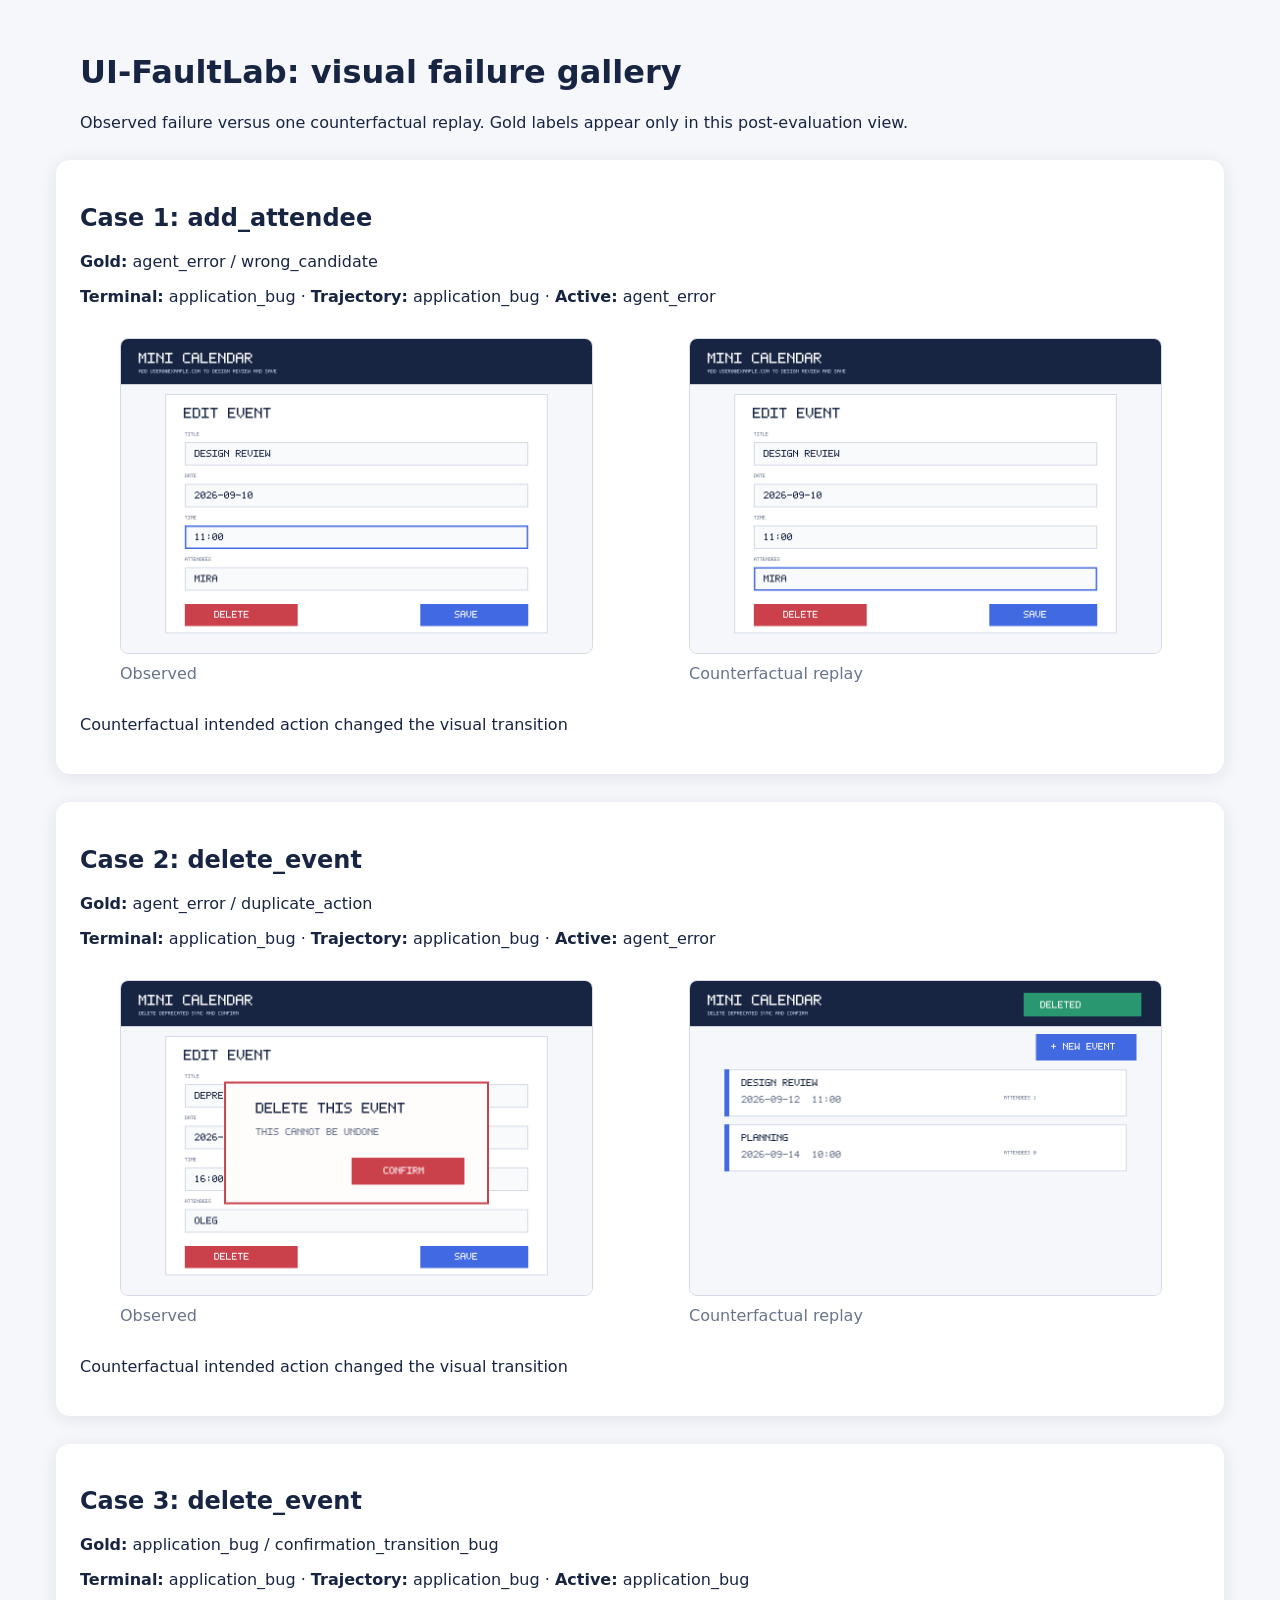
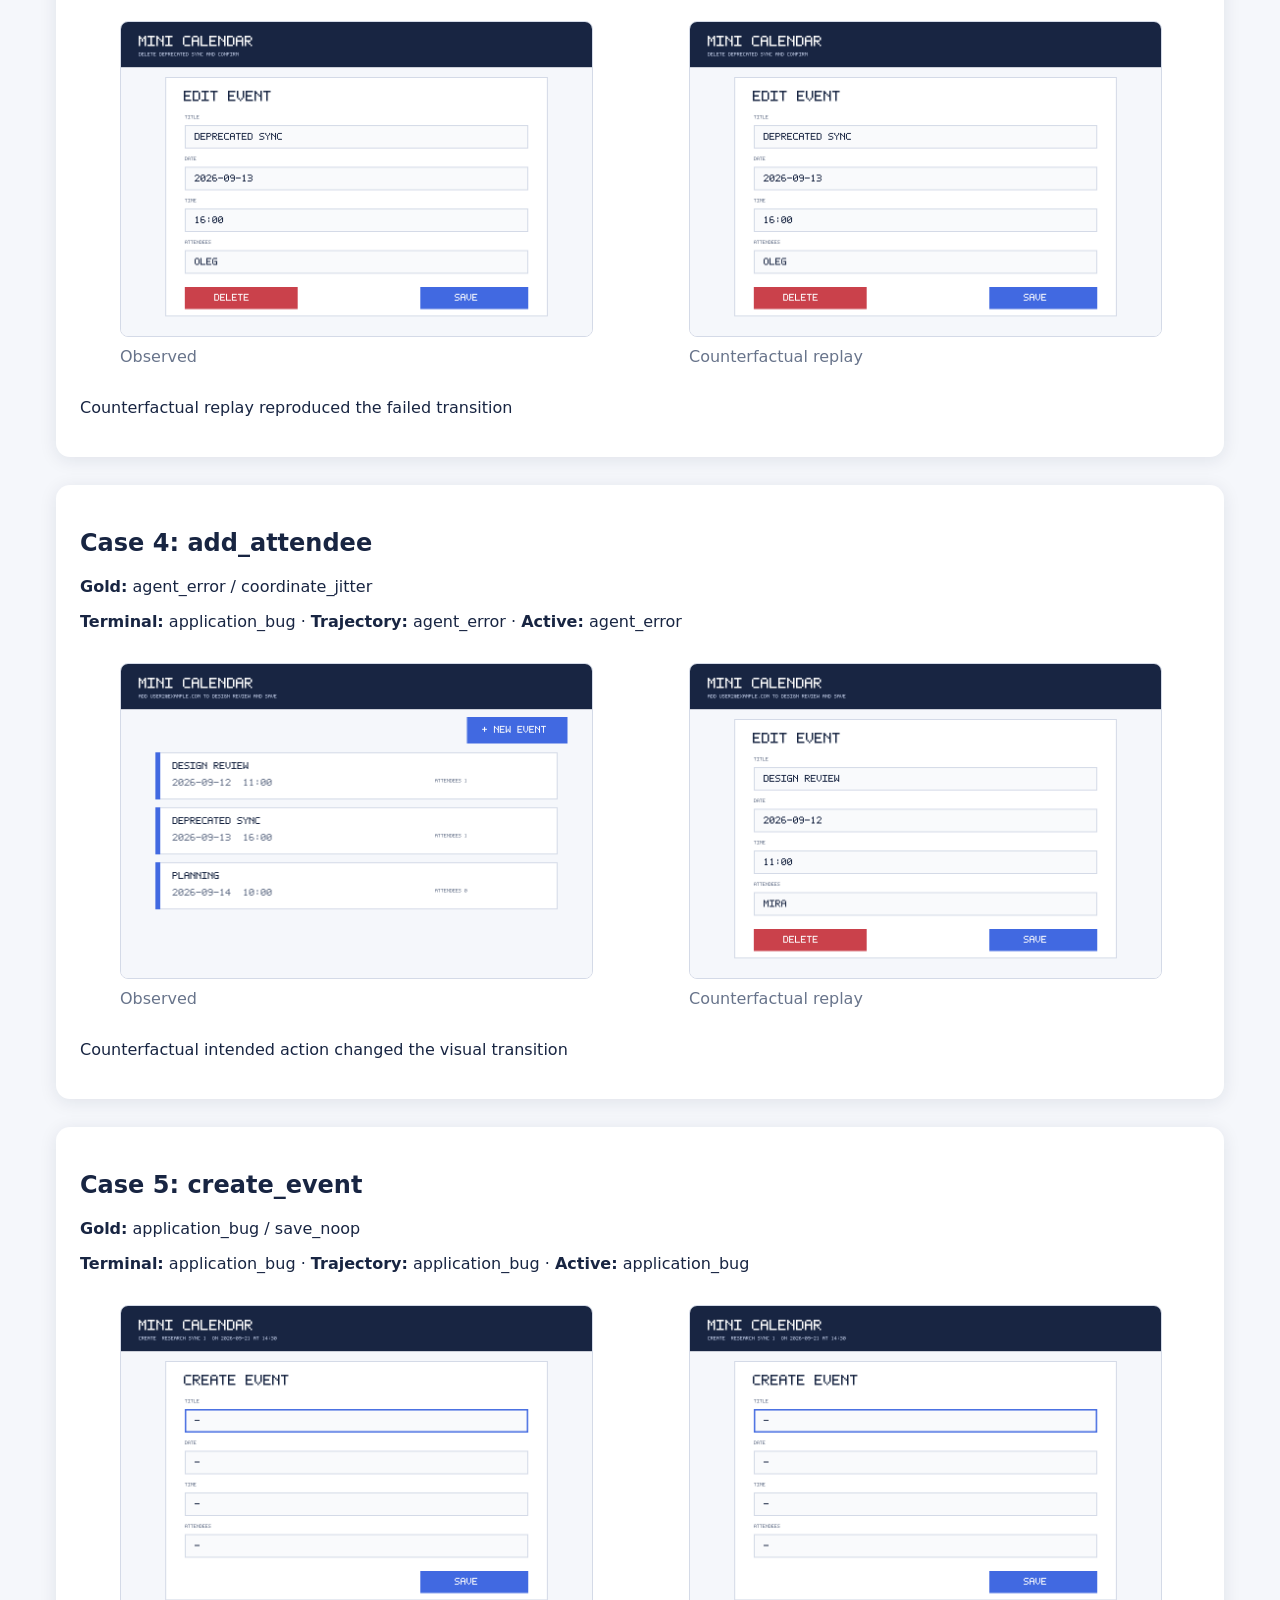
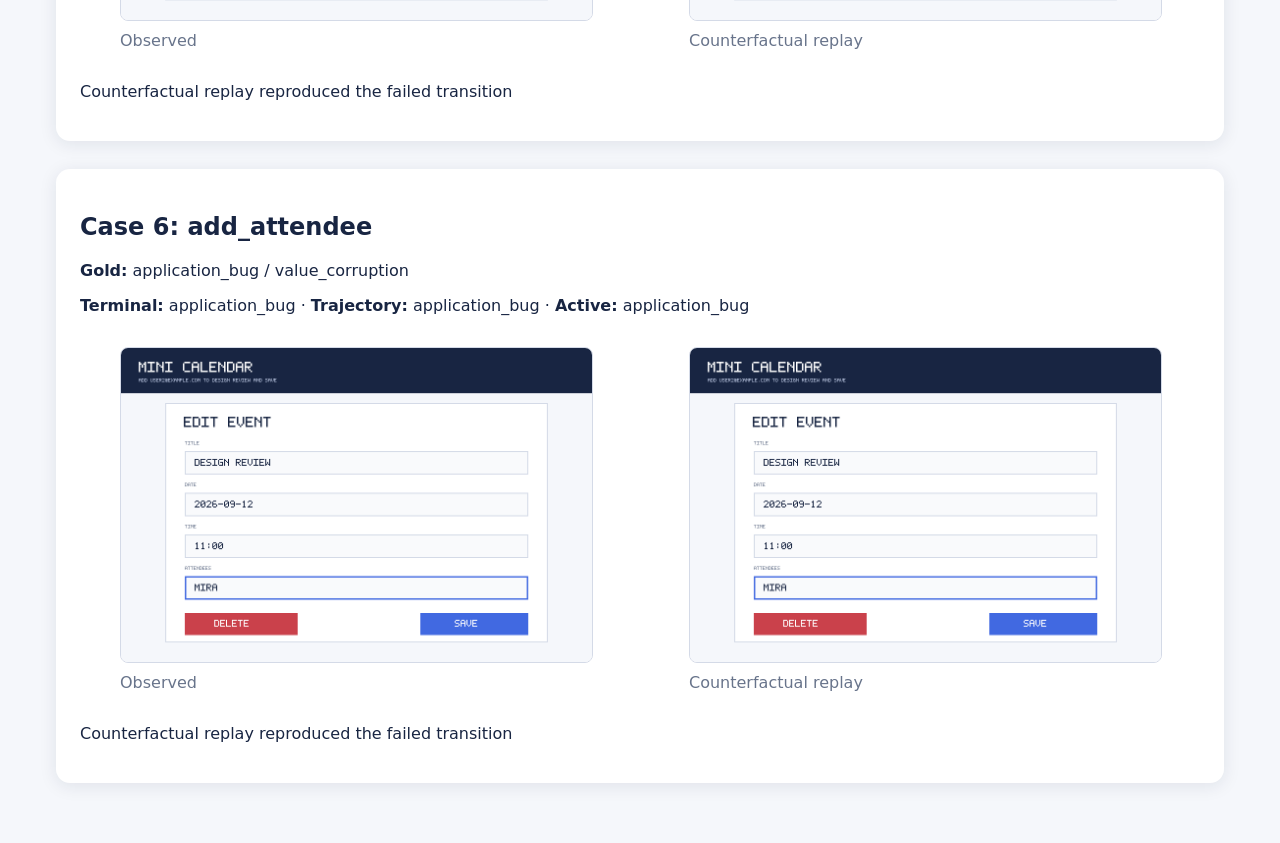
<file: report/failure_gallery/index.html>
<!doctype html><html><head><meta charset='utf-8'><title>UI-FaultLab failure gallery</title><style>body{font:16px system-ui;background:#f5f7fb;color:#182542;margin:0;padding:32px}header,article{max-width:1120px;margin:0 auto 28px}article{background:#fff;padding:24px;border-radius:14px;box-shadow:0 3px 18px #18254218}.frames{display:grid;grid-template-columns:1fr 1fr;gap:18px}img{width:100%;border:1px solid #d4dae7;border-radius:8px}figcaption{color:#68748b;margin-top:6px}@media(max-width:800px){.frames{grid-template-columns:1fr}}</style></head><body><header><h1>UI-FaultLab: visual failure gallery</h1><p>Observed failure versus one counterfactual replay. Gold labels appear only in this post-evaluation view.</p></header><article><h2>Case 1: add_attendee</h2><p><b>Gold:</b> agent_error / wrong_candidate</p><p><b>Terminal:</b> application_bug · <b>Trajectory:</b> application_bug · <b>Active:</b> agent_error</p><div class='frames'><figure><img src="assets/case_01_0.png" alt="evidence screenshot"><figcaption>Observed</figcaption></figure><figure><img src="assets/case_01_1.png" alt="evidence screenshot"><figcaption>Counterfactual replay</figcaption></figure></div><p>Counterfactual intended action changed the visual transition</p></article><article><h2>Case 2: delete_event</h2><p><b>Gold:</b> agent_error / duplicate_action</p><p><b>Terminal:</b> application_bug · <b>Trajectory:</b> application_bug · <b>Active:</b> agent_error</p><div class='frames'><figure><img src="assets/case_02_0.png" alt="evidence screenshot"><figcaption>Observed</figcaption></figure><figure><img src="assets/case_02_1.png" alt="evidence screenshot"><figcaption>Counterfactual replay</figcaption></figure></div><p>Counterfactual intended action changed the visual transition</p></article><article><h2>Case 3: delete_event</h2><p><b>Gold:</b> application_bug / confirmation_transition_bug</p><p><b>Terminal:</b> application_bug · <b>Trajectory:</b> application_bug · <b>Active:</b> application_bug</p><div class='frames'><figure><img src="assets/case_03_0.png" alt="evidence screenshot"><figcaption>Observed</figcaption></figure><figure><img src="assets/case_03_1.png" alt="evidence screenshot"><figcaption>Counterfactual replay</figcaption></figure></div><p>Counterfactual replay reproduced the failed transition</p></article><article><h2>Case 4: add_attendee</h2><p><b>Gold:</b> agent_error / coordinate_jitter</p><p><b>Terminal:</b> application_bug · <b>Trajectory:</b> agent_error · <b>Active:</b> agent_error</p><div class='frames'><figure><img src="assets/case_04_0.png" alt="evidence screenshot"><figcaption>Observed</figcaption></figure><figure><img src="assets/case_04_1.png" alt="evidence screenshot"><figcaption>Counterfactual replay</figcaption></figure></div><p>Counterfactual intended action changed the visual transition</p></article><article><h2>Case 5: create_event</h2><p><b>Gold:</b> application_bug / save_noop</p><p><b>Terminal:</b> application_bug · <b>Trajectory:</b> application_bug · <b>Active:</b> application_bug</p><div class='frames'><figure><img src="assets/case_05_0.png" alt="evidence screenshot"><figcaption>Observed</figcaption></figure><figure><img src="assets/case_05_1.png" alt="evidence screenshot"><figcaption>Counterfactual replay</figcaption></figure></div><p>Counterfactual replay reproduced the failed transition</p></article><article><h2>Case 6: add_attendee</h2><p><b>Gold:</b> application_bug / value_corruption</p><p><b>Terminal:</b> application_bug · <b>Trajectory:</b> application_bug · <b>Active:</b> application_bug</p><div class='frames'><figure><img src="assets/case_06_0.png" alt="evidence screenshot"><figcaption>Observed</figcaption></figure><figure><img src="assets/case_06_1.png" alt="evidence screenshot"><figcaption>Counterfactual replay</figcaption></figure></div><p>Counterfactual replay reproduced the failed transition</p></article></body></html>
</file>
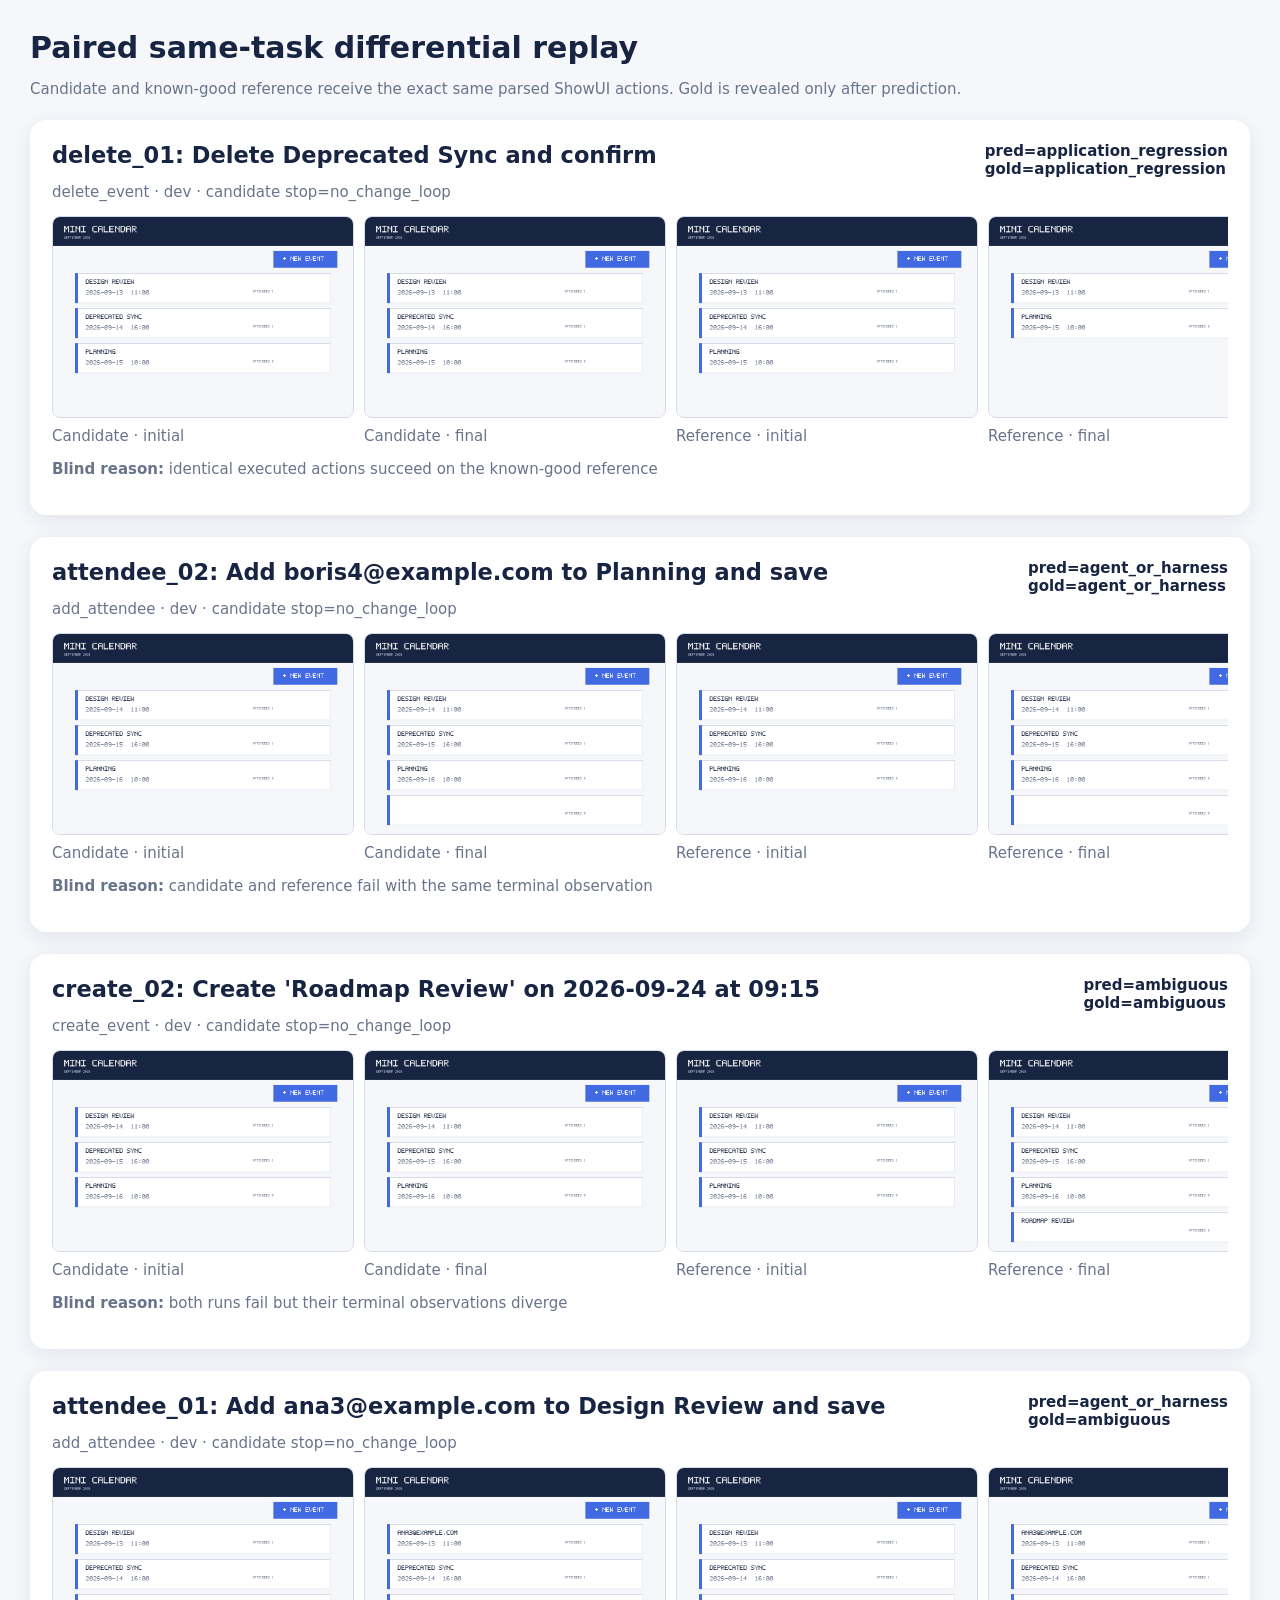
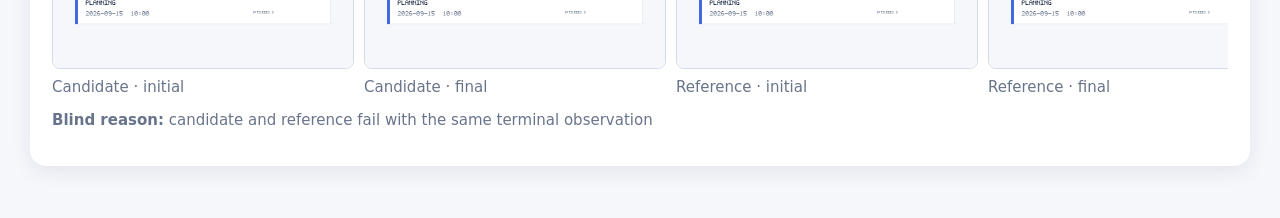
<file: report/paired_results/trace_gallery.html>
<!doctype html><html><head><meta charset="utf-8"><title>Paired differential replay gallery</title><style>
body{font:15px system-ui;background:#F5F7FB;color:#182542;margin:0;padding:30px}main{max-width:1400px;margin:auto}article{background:white;border-radius:16px;padding:22px;margin:22px 0;box-shadow:0 5px 20px #18254216}header{display:flex;justify-content:space-between;gap:20px}h1,h2{margin:0 0 8px}p{color:#68748B;}.frames{display:flex;gap:12px;overflow-x:auto}figure{min-width:300px;margin:0}img{width:100%;border:1px solid #D4DAE7;border-radius:8px}figcaption{margin-top:5px;color:#68748B;}strong{white-space:nowrap}
</style></head><body><main><h1>Paired same-task differential replay</h1><p>Candidate and known-good reference receive the exact same parsed ShowUI actions. Gold is revealed only after prediction.</p><article><header><div><h2>delete_01: Delete Deprecated Sync and confirm</h2><p>delete_event · dev · candidate stop=no_change_loop</p></div><strong>pred=application_regression<br>gold=application_regression</strong></header><div class="frames"><figure><img src="trace_assets/delete_01_candidate_initial.png" alt="delete_01 candidate initial"><figcaption>Candidate · initial</figcaption></figure><figure><img src="trace_assets/delete_01_candidate_final.png" alt="delete_01 candidate final"><figcaption>Candidate · final</figcaption></figure><figure><img src="trace_assets/delete_01_reference_initial.png" alt="delete_01 reference initial"><figcaption>Reference · initial</figcaption></figure><figure><img src="trace_assets/delete_01_reference_final.png" alt="delete_01 reference final"><figcaption>Reference · final</figcaption></figure></div><p><b>Blind reason:</b> identical executed actions succeed on the known-good reference</p></article><article><header><div><h2>attendee_02: Add boris4@example.com to Planning and save</h2><p>add_attendee · dev · candidate stop=no_change_loop</p></div><strong>pred=agent_or_harness<br>gold=agent_or_harness</strong></header><div class="frames"><figure><img src="trace_assets/attendee_02_candidate_initial.png" alt="attendee_02 candidate initial"><figcaption>Candidate · initial</figcaption></figure><figure><img src="trace_assets/attendee_02_candidate_final.png" alt="attendee_02 candidate final"><figcaption>Candidate · final</figcaption></figure><figure><img src="trace_assets/attendee_02_reference_initial.png" alt="attendee_02 reference initial"><figcaption>Reference · initial</figcaption></figure><figure><img src="trace_assets/attendee_02_reference_final.png" alt="attendee_02 reference final"><figcaption>Reference · final</figcaption></figure></div><p><b>Blind reason:</b> candidate and reference fail with the same terminal observation</p></article><article><header><div><h2>create_02: Create &#x27;Roadmap Review&#x27; on 2026-09-24 at 09:15</h2><p>create_event · dev · candidate stop=no_change_loop</p></div><strong>pred=ambiguous<br>gold=ambiguous</strong></header><div class="frames"><figure><img src="trace_assets/create_02_candidate_initial.png" alt="create_02 candidate initial"><figcaption>Candidate · initial</figcaption></figure><figure><img src="trace_assets/create_02_candidate_final.png" alt="create_02 candidate final"><figcaption>Candidate · final</figcaption></figure><figure><img src="trace_assets/create_02_reference_initial.png" alt="create_02 reference initial"><figcaption>Reference · initial</figcaption></figure><figure><img src="trace_assets/create_02_reference_final.png" alt="create_02 reference final"><figcaption>Reference · final</figcaption></figure></div><p><b>Blind reason:</b> both runs fail but their terminal observations diverge</p></article><article><header><div><h2>attendee_01: Add ana3@example.com to Design Review and save</h2><p>add_attendee · dev · candidate stop=no_change_loop</p></div><strong>pred=agent_or_harness<br>gold=ambiguous</strong></header><div class="frames"><figure><img src="trace_assets/attendee_01_candidate_initial.png" alt="attendee_01 candidate initial"><figcaption>Candidate · initial</figcaption></figure><figure><img src="trace_assets/attendee_01_candidate_final.png" alt="attendee_01 candidate final"><figcaption>Candidate · final</figcaption></figure><figure><img src="trace_assets/attendee_01_reference_initial.png" alt="attendee_01 reference initial"><figcaption>Reference · initial</figcaption></figure><figure><img src="trace_assets/attendee_01_reference_final.png" alt="attendee_01 reference final"><figcaption>Reference · final</figcaption></figure></div><p><b>Blind reason:</b> candidate and reference fail with the same terminal observation</p></article></main></body></html>
</file>
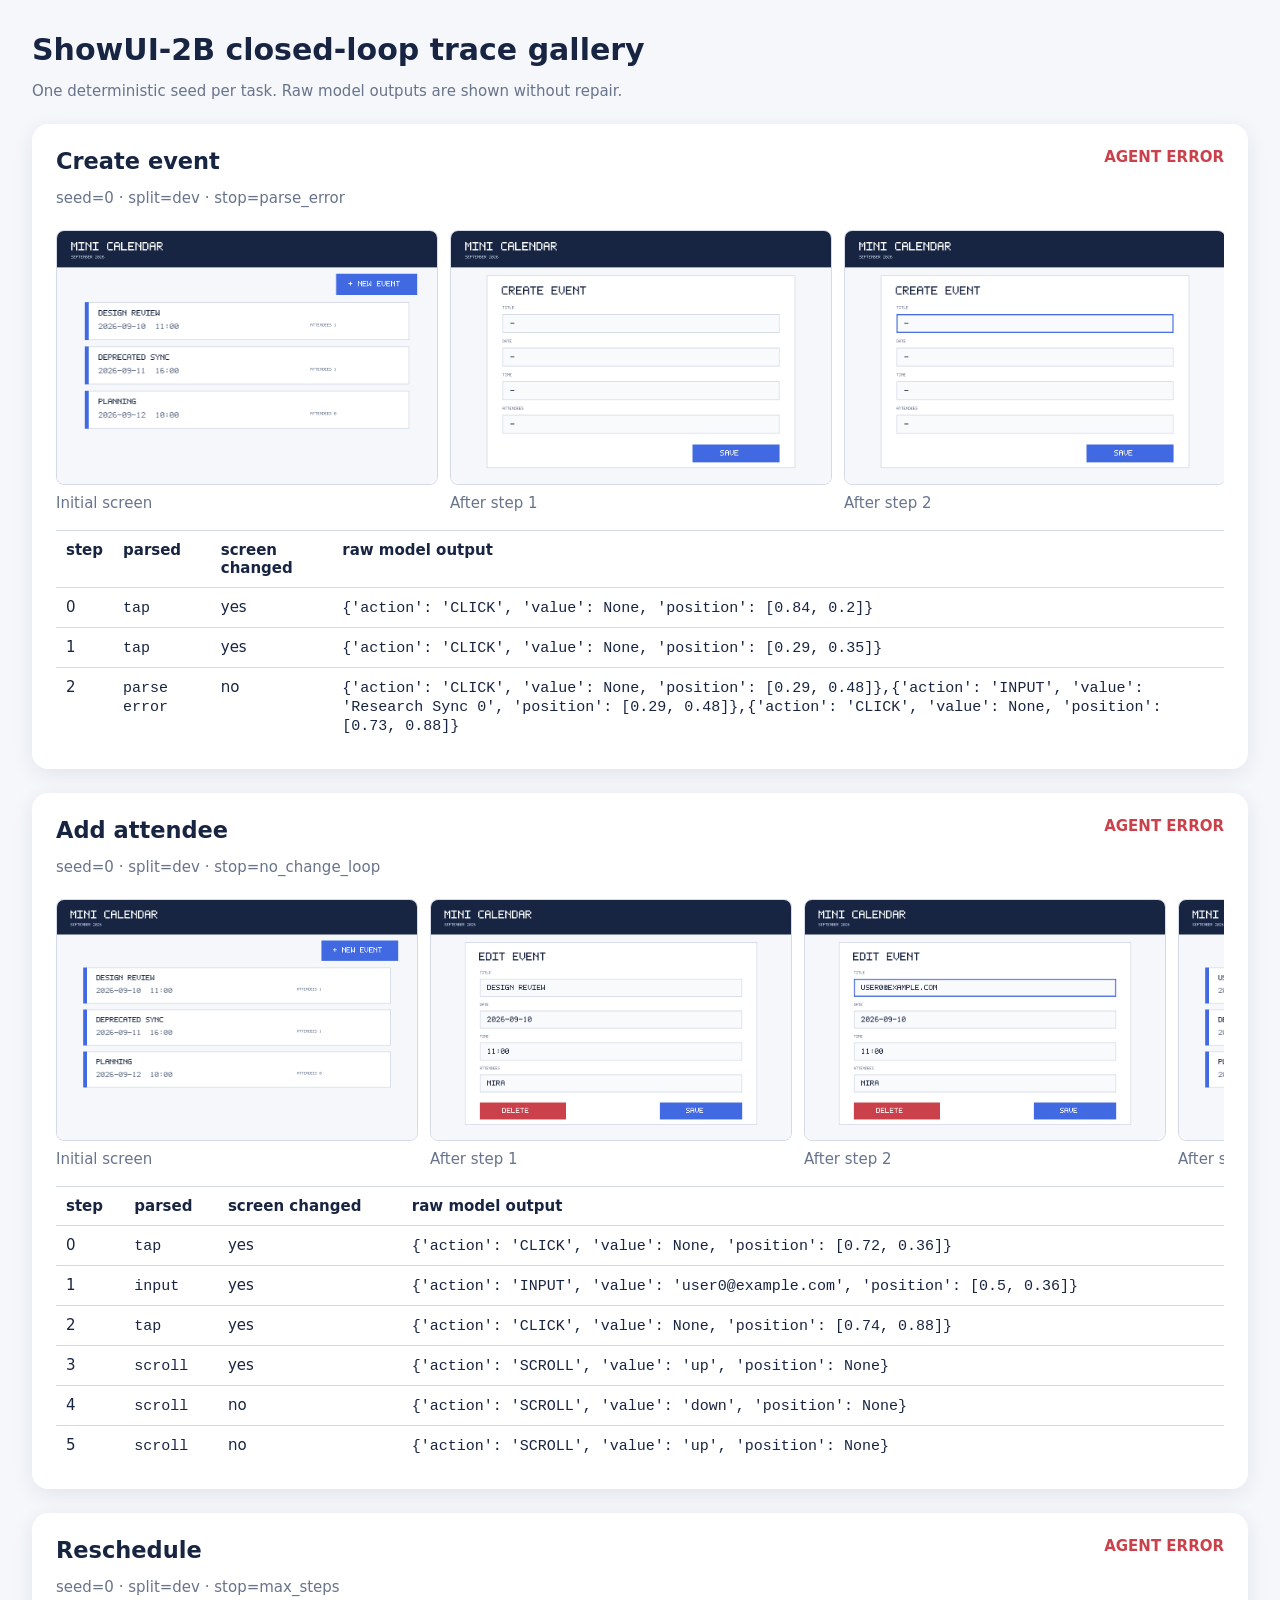
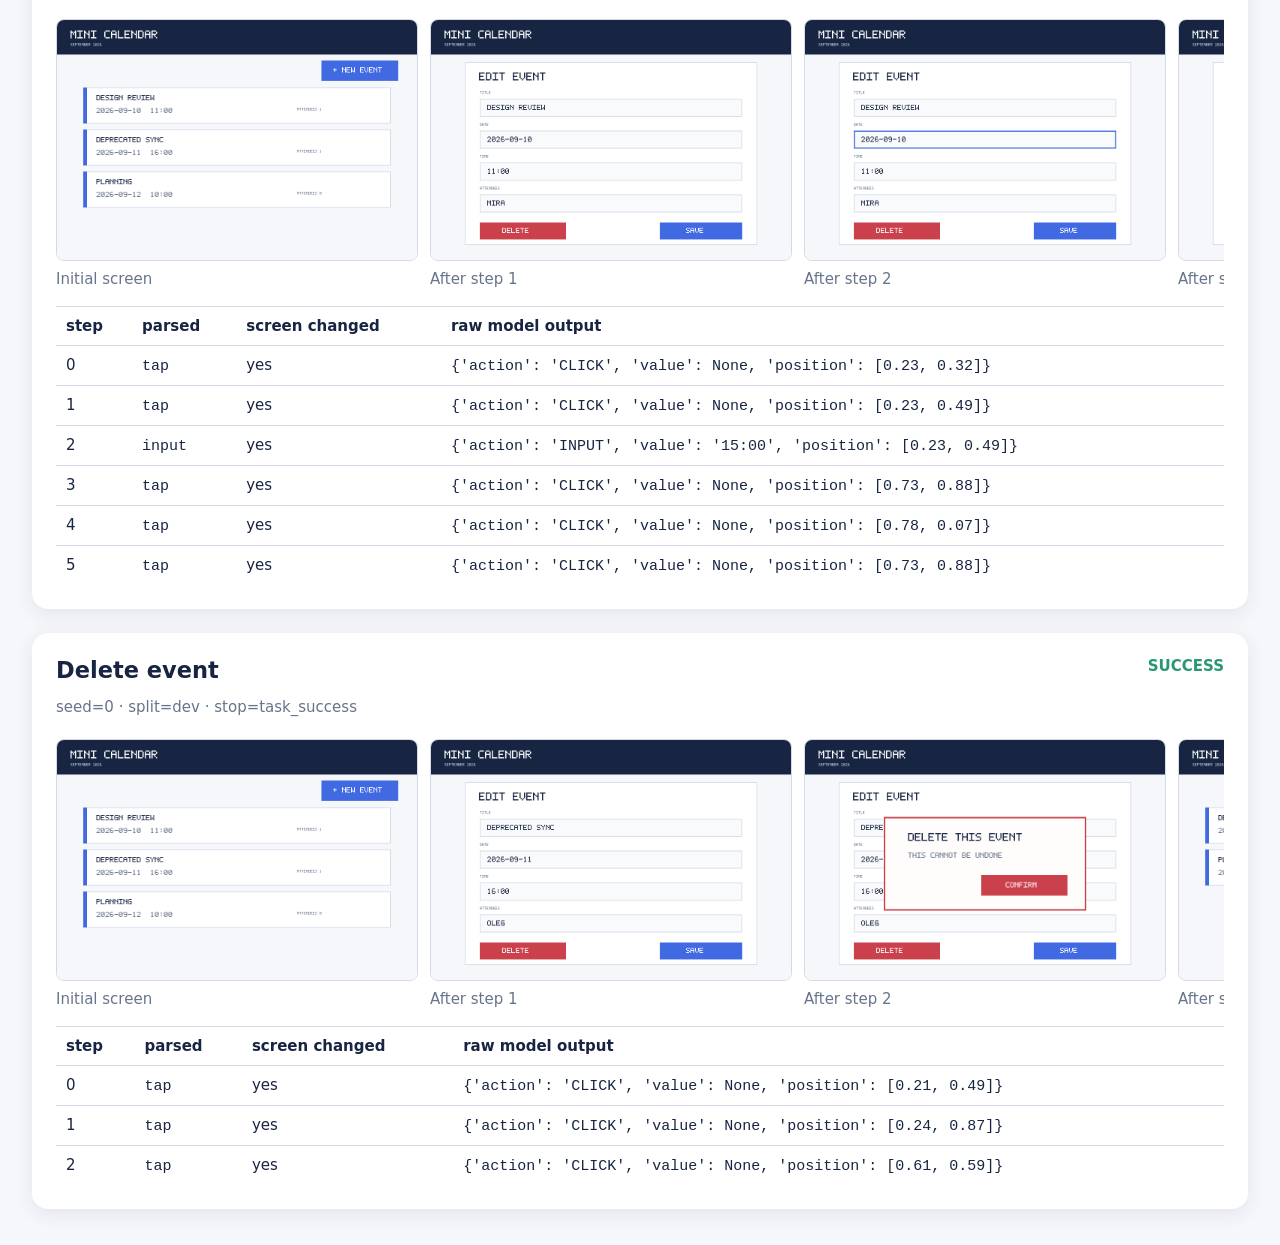
<file: report/showui_results/trace_gallery.html>
<!doctype html><html><head><meta charset="utf-8"><title>ShowUI trace gallery</title><style>
body{font:15px system-ui;background:#F5F7FB;color:#182542;margin:0;padding:32px}main{max-width:1280px;margin:auto}article{background:white;border-radius:16px;padding:24px;margin:24px 0;box-shadow:0 5px 20px #18254216}article header{display:flex;justify-content:space-between;align-items:start}h1,h2{margin:0 0 8px}p{color:#68748B}.frames{display:flex;gap:14px;overflow-x:auto;padding:8px 0 18px}figure{min-width:360px;margin:0}img{width:100%;border:1px solid #D4DAE7;border-radius:8px}figcaption{color:#68748B;margin-top:5px}table{border-collapse:collapse;width:100%}th,td{text-align:left;border-top:1px solid #D4DAE7;padding:10px;vertical-align:top}code{white-space:pre-wrap;word-break:break-word}
</style></head><body><main><h1>ShowUI-2B closed-loop trace gallery</h1><p>One deterministic seed per task. Raw model outputs are shown without repair.</p><article><header><div><h2>Create event</h2><p>seed=0 · split=dev · stop=parse_error</p></div><strong style="color:#CA414B">AGENT ERROR</strong></header><div class="frames"><figure><img src="trace_assets/create_event_00.png" alt="create_event 0"><figcaption>Initial screen</figcaption></figure><figure><img src="trace_assets/create_event_01.png" alt="create_event 1"><figcaption>After step 1</figcaption></figure><figure><img src="trace_assets/create_event_02.png" alt="create_event 2"><figcaption>After step 2</figcaption></figure></div><table><thead><tr><th>step</th><th>parsed</th><th>screen changed</th><th>raw model output</th></tr></thead><tbody><tr><td>0</td><td><code>tap</code></td><td>yes</td><td><code>{&#x27;action&#x27;: &#x27;CLICK&#x27;, &#x27;value&#x27;: None, &#x27;position&#x27;: [0.84, 0.2]}</code></td></tr><tr><td>1</td><td><code>tap</code></td><td>yes</td><td><code>{&#x27;action&#x27;: &#x27;CLICK&#x27;, &#x27;value&#x27;: None, &#x27;position&#x27;: [0.29, 0.35]}</code></td></tr><tr><td>2</td><td><code>parse error</code></td><td>no</td><td><code>{&#x27;action&#x27;: &#x27;CLICK&#x27;, &#x27;value&#x27;: None, &#x27;position&#x27;: [0.29, 0.48]},{&#x27;action&#x27;: &#x27;INPUT&#x27;, &#x27;value&#x27;: &#x27;Research Sync 0&#x27;, &#x27;position&#x27;: [0.29, 0.48]},{&#x27;action&#x27;: &#x27;CLICK&#x27;, &#x27;value&#x27;: None, &#x27;position&#x27;: [0.73, 0.88]}</code></td></tr></tbody></table></article><article><header><div><h2>Add attendee</h2><p>seed=0 · split=dev · stop=no_change_loop</p></div><strong style="color:#CA414B">AGENT ERROR</strong></header><div class="frames"><figure><img src="trace_assets/add_attendee_00.png" alt="add_attendee 0"><figcaption>Initial screen</figcaption></figure><figure><img src="trace_assets/add_attendee_01.png" alt="add_attendee 1"><figcaption>After step 1</figcaption></figure><figure><img src="trace_assets/add_attendee_02.png" alt="add_attendee 2"><figcaption>After step 2</figcaption></figure><figure><img src="trace_assets/add_attendee_03.png" alt="add_attendee 3"><figcaption>After step 3</figcaption></figure><figure><img src="trace_assets/add_attendee_04.png" alt="add_attendee 4"><figcaption>After step 4</figcaption></figure><figure><img src="trace_assets/add_attendee_05.png" alt="add_attendee 5"><figcaption>After step 5</figcaption></figure><figure><img src="trace_assets/add_attendee_06.png" alt="add_attendee 6"><figcaption>After step 6</figcaption></figure></div><table><thead><tr><th>step</th><th>parsed</th><th>screen changed</th><th>raw model output</th></tr></thead><tbody><tr><td>0</td><td><code>tap</code></td><td>yes</td><td><code>{&#x27;action&#x27;: &#x27;CLICK&#x27;, &#x27;value&#x27;: None, &#x27;position&#x27;: [0.72, 0.36]}</code></td></tr><tr><td>1</td><td><code>input</code></td><td>yes</td><td><code>{&#x27;action&#x27;: &#x27;INPUT&#x27;, &#x27;value&#x27;: &#x27;user0@example.com&#x27;, &#x27;position&#x27;: [0.5, 0.36]}</code></td></tr><tr><td>2</td><td><code>tap</code></td><td>yes</td><td><code>{&#x27;action&#x27;: &#x27;CLICK&#x27;, &#x27;value&#x27;: None, &#x27;position&#x27;: [0.74, 0.88]}</code></td></tr><tr><td>3</td><td><code>scroll</code></td><td>yes</td><td><code>{&#x27;action&#x27;: &#x27;SCROLL&#x27;, &#x27;value&#x27;: &#x27;up&#x27;, &#x27;position&#x27;: None}</code></td></tr><tr><td>4</td><td><code>scroll</code></td><td>no</td><td><code>{&#x27;action&#x27;: &#x27;SCROLL&#x27;, &#x27;value&#x27;: &#x27;down&#x27;, &#x27;position&#x27;: None}</code></td></tr><tr><td>5</td><td><code>scroll</code></td><td>no</td><td><code>{&#x27;action&#x27;: &#x27;SCROLL&#x27;, &#x27;value&#x27;: &#x27;up&#x27;, &#x27;position&#x27;: None}</code></td></tr></tbody></table></article><article><header><div><h2>Reschedule</h2><p>seed=0 · split=dev · stop=max_steps</p></div><strong style="color:#CA414B">AGENT ERROR</strong></header><div class="frames"><figure><img src="trace_assets/reschedule_event_00.png" alt="reschedule_event 0"><figcaption>Initial screen</figcaption></figure><figure><img src="trace_assets/reschedule_event_01.png" alt="reschedule_event 1"><figcaption>After step 1</figcaption></figure><figure><img src="trace_assets/reschedule_event_02.png" alt="reschedule_event 2"><figcaption>After step 2</figcaption></figure><figure><img src="trace_assets/reschedule_event_03.png" alt="reschedule_event 3"><figcaption>After step 3</figcaption></figure><figure><img src="trace_assets/reschedule_event_04.png" alt="reschedule_event 4"><figcaption>After step 4</figcaption></figure><figure><img src="trace_assets/reschedule_event_05.png" alt="reschedule_event 5"><figcaption>After step 5</figcaption></figure><figure><img src="trace_assets/reschedule_event_06.png" alt="reschedule_event 6"><figcaption>After step 6</figcaption></figure></div><table><thead><tr><th>step</th><th>parsed</th><th>screen changed</th><th>raw model output</th></tr></thead><tbody><tr><td>0</td><td><code>tap</code></td><td>yes</td><td><code>{&#x27;action&#x27;: &#x27;CLICK&#x27;, &#x27;value&#x27;: None, &#x27;position&#x27;: [0.23, 0.32]}</code></td></tr><tr><td>1</td><td><code>tap</code></td><td>yes</td><td><code>{&#x27;action&#x27;: &#x27;CLICK&#x27;, &#x27;value&#x27;: None, &#x27;position&#x27;: [0.23, 0.49]}</code></td></tr><tr><td>2</td><td><code>input</code></td><td>yes</td><td><code>{&#x27;action&#x27;: &#x27;INPUT&#x27;, &#x27;value&#x27;: &#x27;15:00&#x27;, &#x27;position&#x27;: [0.23, 0.49]}</code></td></tr><tr><td>3</td><td><code>tap</code></td><td>yes</td><td><code>{&#x27;action&#x27;: &#x27;CLICK&#x27;, &#x27;value&#x27;: None, &#x27;position&#x27;: [0.73, 0.88]}</code></td></tr><tr><td>4</td><td><code>tap</code></td><td>yes</td><td><code>{&#x27;action&#x27;: &#x27;CLICK&#x27;, &#x27;value&#x27;: None, &#x27;position&#x27;: [0.78, 0.07]}</code></td></tr><tr><td>5</td><td><code>tap</code></td><td>yes</td><td><code>{&#x27;action&#x27;: &#x27;CLICK&#x27;, &#x27;value&#x27;: None, &#x27;position&#x27;: [0.73, 0.88]}</code></td></tr></tbody></table></article><article><header><div><h2>Delete event</h2><p>seed=0 · split=dev · stop=task_success</p></div><strong style="color:#299770">SUCCESS</strong></header><div class="frames"><figure><img src="trace_assets/delete_event_00.png" alt="delete_event 0"><figcaption>Initial screen</figcaption></figure><figure><img src="trace_assets/delete_event_01.png" alt="delete_event 1"><figcaption>After step 1</figcaption></figure><figure><img src="trace_assets/delete_event_02.png" alt="delete_event 2"><figcaption>After step 2</figcaption></figure><figure><img src="trace_assets/delete_event_03.png" alt="delete_event 3"><figcaption>After step 3</figcaption></figure></div><table><thead><tr><th>step</th><th>parsed</th><th>screen changed</th><th>raw model output</th></tr></thead><tbody><tr><td>0</td><td><code>tap</code></td><td>yes</td><td><code>{&#x27;action&#x27;: &#x27;CLICK&#x27;, &#x27;value&#x27;: None, &#x27;position&#x27;: [0.21, 0.49]}</code></td></tr><tr><td>1</td><td><code>tap</code></td><td>yes</td><td><code>{&#x27;action&#x27;: &#x27;CLICK&#x27;, &#x27;value&#x27;: None, &#x27;position&#x27;: [0.24, 0.87]}</code></td></tr><tr><td>2</td><td><code>tap</code></td><td>yes</td><td><code>{&#x27;action&#x27;: &#x27;CLICK&#x27;, &#x27;value&#x27;: None, &#x27;position&#x27;: [0.61, 0.59]}</code></td></tr></tbody></table></article></main></body></html>
</file>
